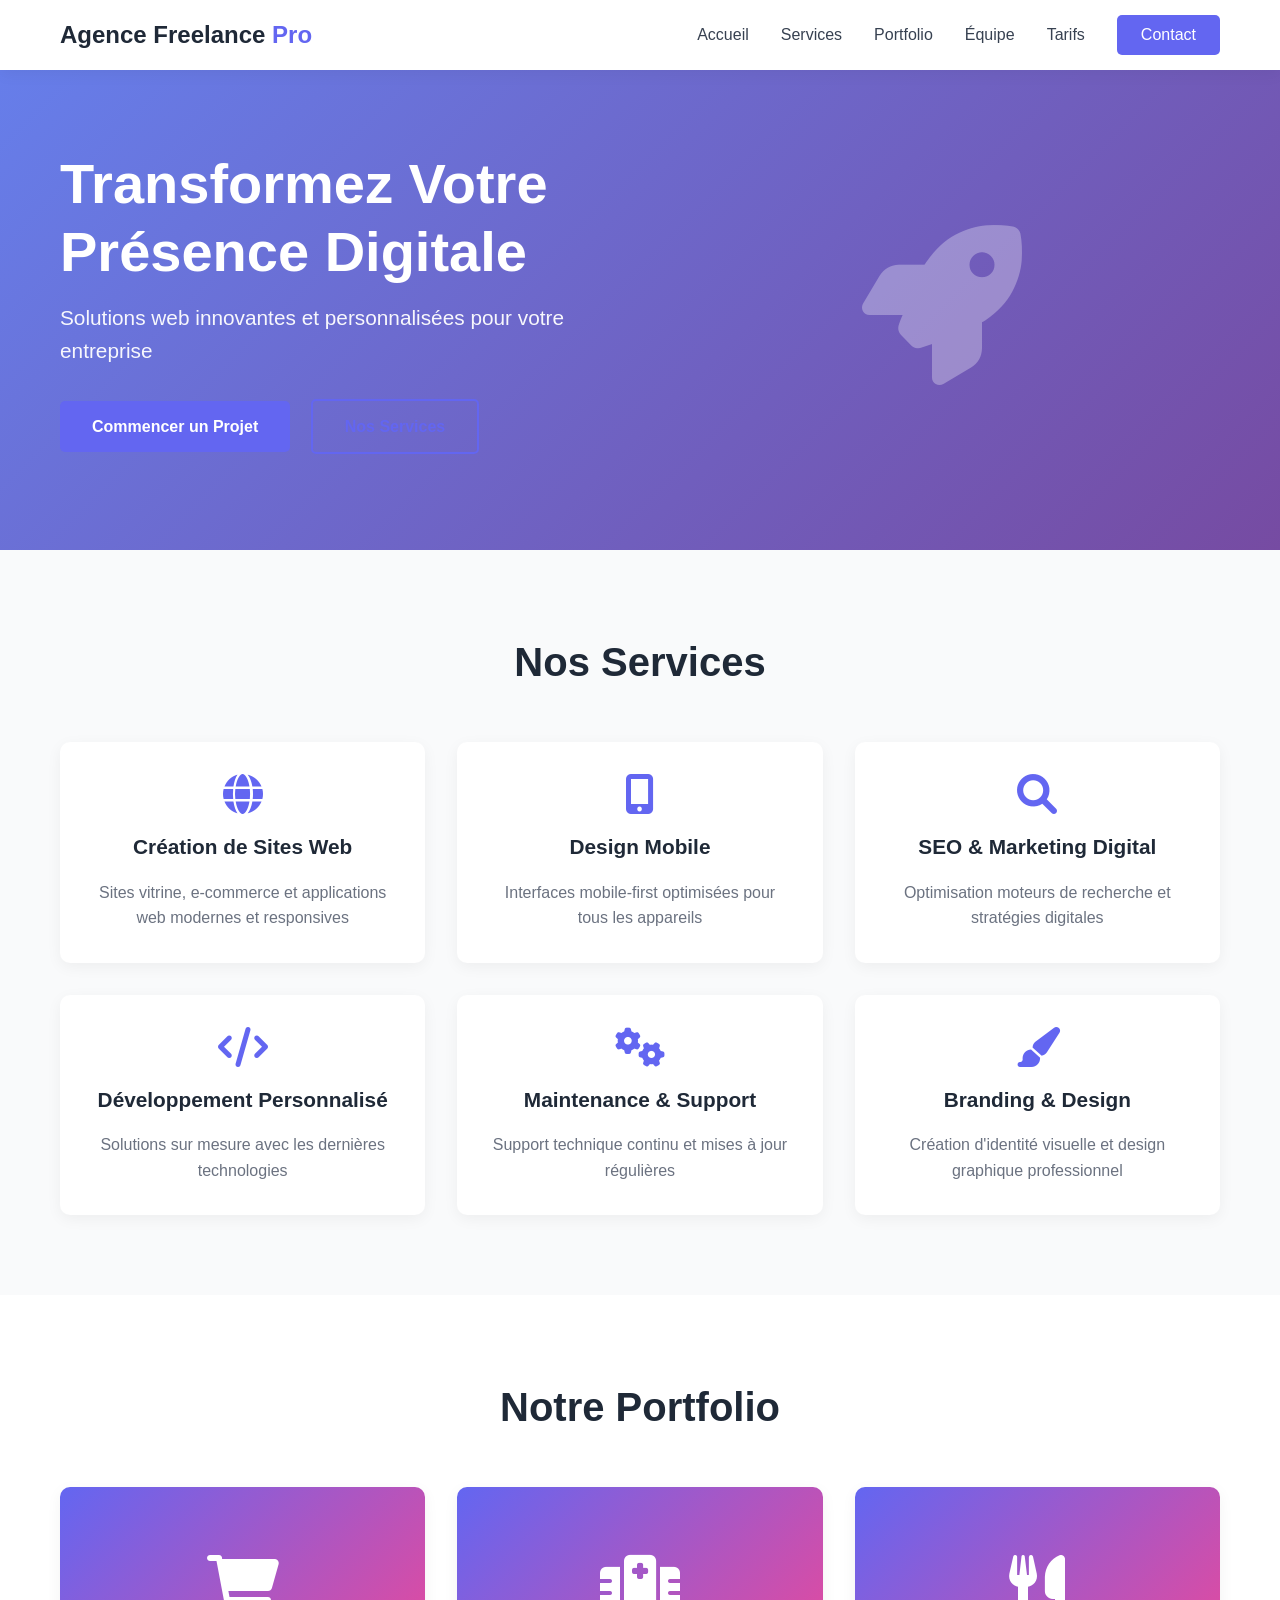
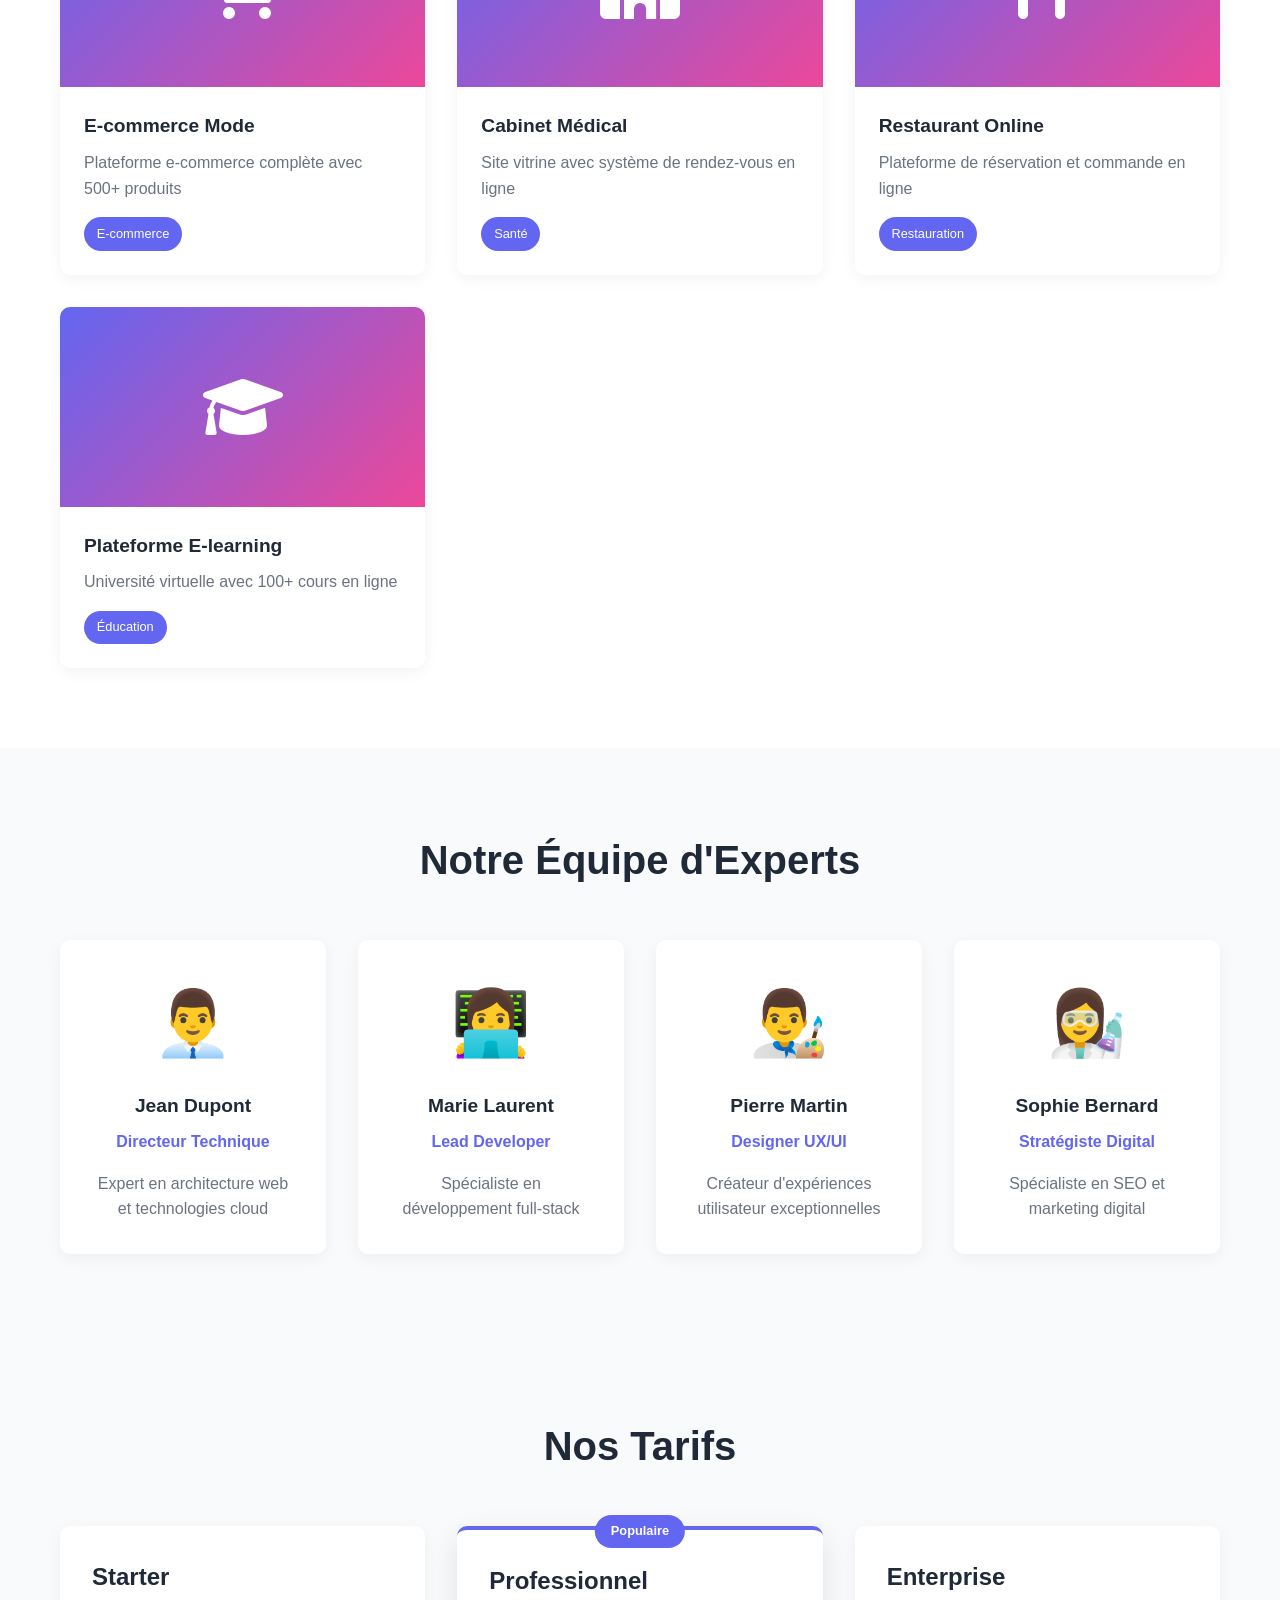
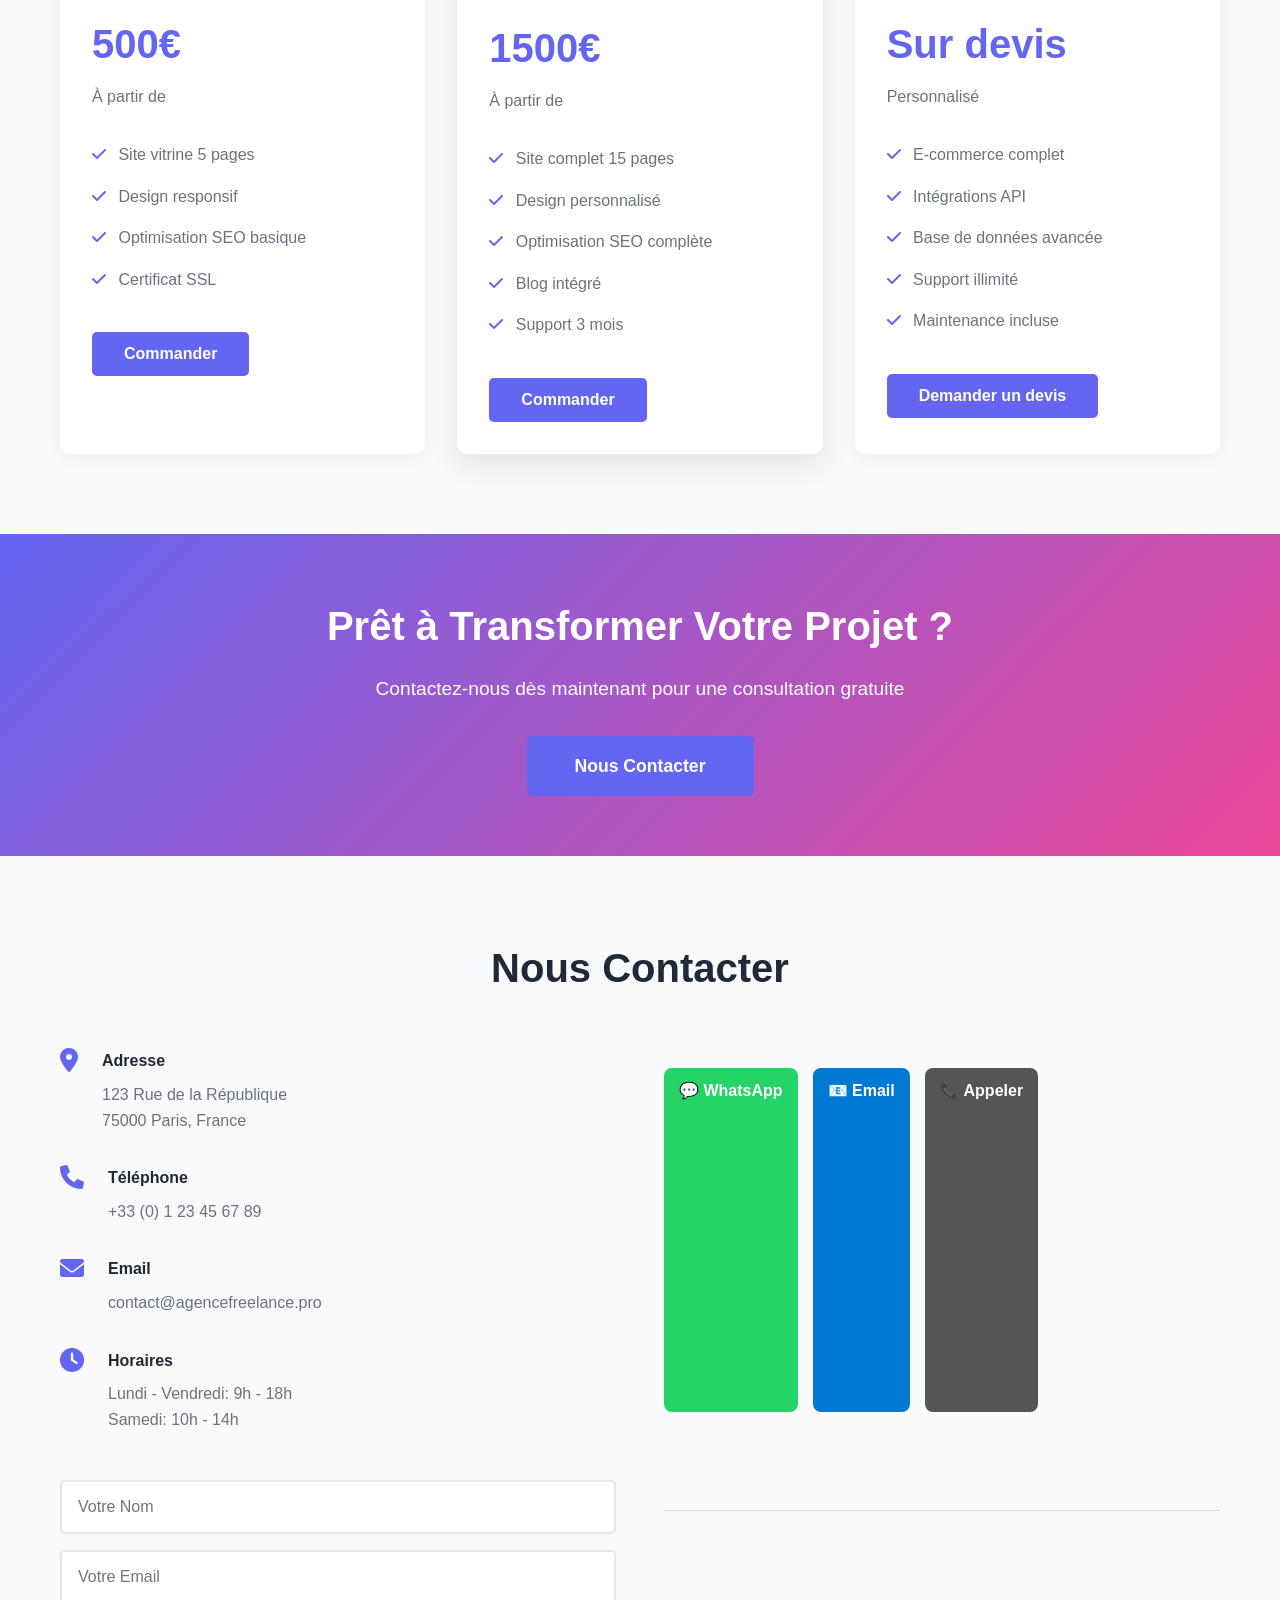
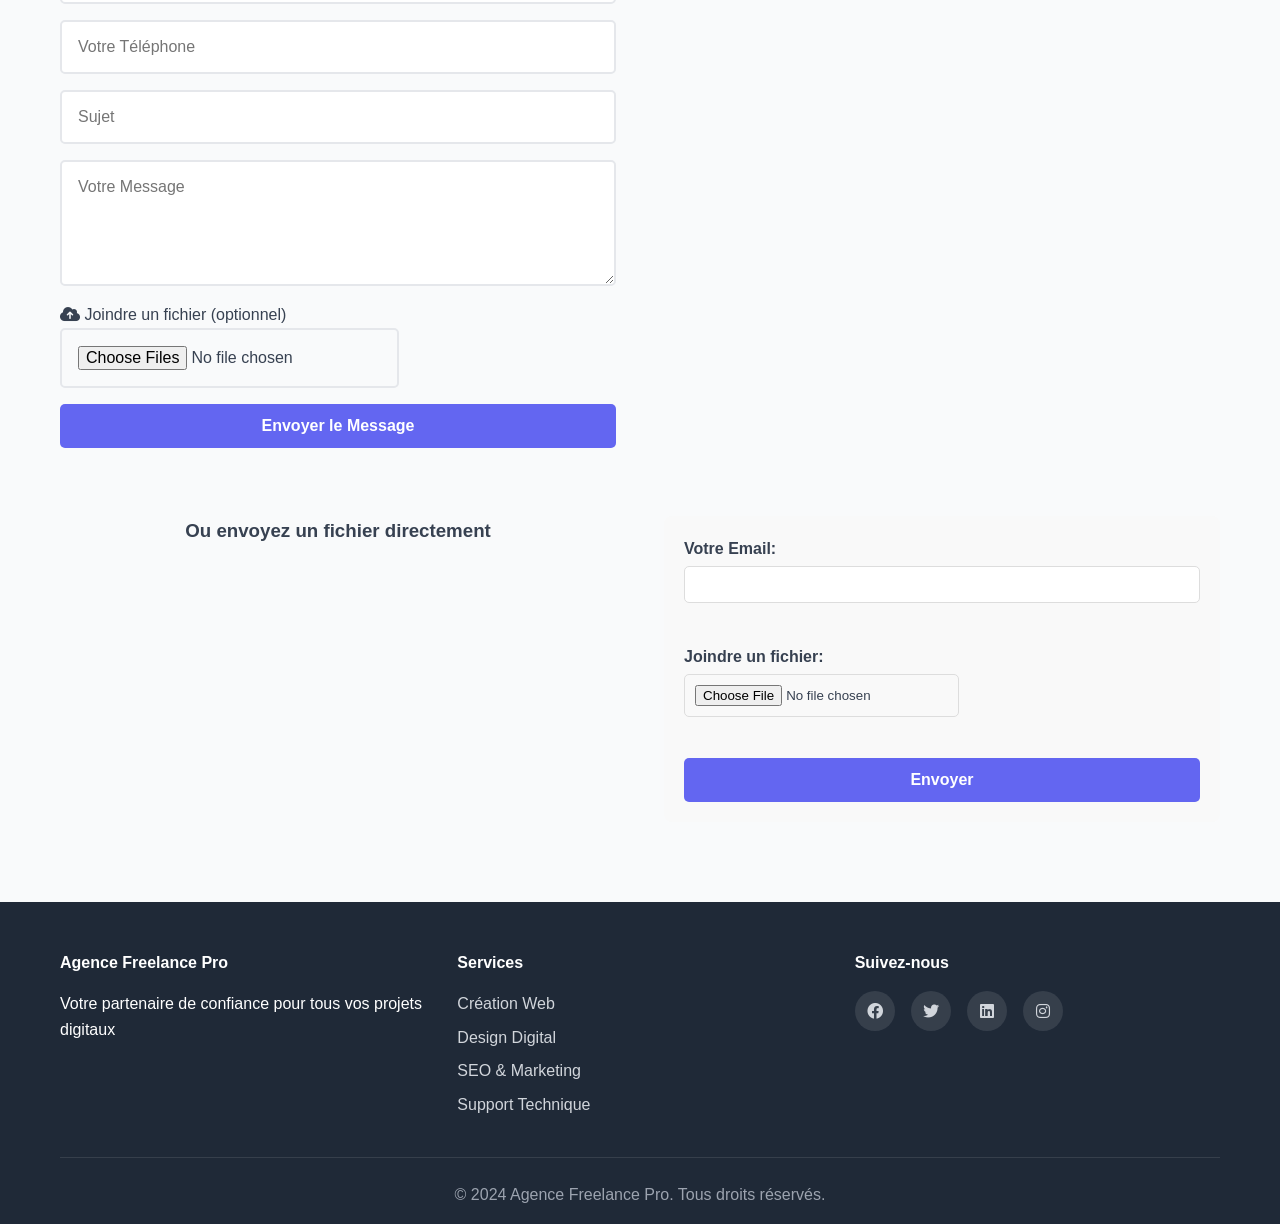
<file: index.html>
<!DOCTYPE html>
<html lang="fr">
<head>
    <!-- Google Tag Manager -->
    <script>(function(w,d,s,l,i){w[l]=w[l]||[];w[l].push({'gtm.start':
    new Date().getTime(),event:'gtm.js'});var f=d.getElementsByTagName(s)[0],
    j=d.createElement(s),dl=l!='dataLayer'?'&l='+l:'';j.async=true;j.src=
    'https://www.googletagmanager.com/gtm.js?id='+i+dl;f.parentNode.insertBefore(j,f);
    })(window,document,'script','dataLayer','GTM-WJHDV7ZR');</script>
    <!-- End Google Tag Manager -->
    
    <meta charset="UTF-8">
    <meta name="viewport" content="width=device-width, initial-scale=1.0">
    <title>Agence Freelance Pro - Solutions Web & Digital</title>
    <link rel="stylesheet" href="css/style.css">
    <link rel="stylesheet" href="https://cdnjs.cloudflare.com/ajax/libs/font-awesome/6.0.0/css/all.min.css">
    <meta name="google-site-verification" content="t9LA1ksOId7NG6273zQUilgZXIuxJzN-cWafsuIO-Uw" />
</head>
<body>
    <!-- Google Tag Manager (noscript) -->
    <noscript><iframe src="https://www.googletagmanager.com/ns.html?id=GTM-WJHDV7ZR"
    height="0" width="0" style="display:none;visibility:hidden"></iframe></noscript>
    <!-- End Google Tag Manager (noscript) -->
    
    <!-- Navigation -->
    <nav class="navbar">
        <div class="container">
            <div class="logo">Agence Freelance <span class="highlight">Pro</span></div>
            <ul class="nav-links">
                <li><a href="#accueil">Accueil</a></li>
                <li><a href="#services">Services</a></li>
                <li><a href="#portfolio">Portfolio</a></li>
                <li><a href="#equipe">Équipe</a></li>
                <li><a href="#tarifs">Tarifs</a></li>
                <li><a href="#contact" class="btn-cta">Contact</a></li>
            </ul>
        </div>
    </nav>

    <!-- Hero Section -->
    <section id="accueil" class="hero">
        <div class="container">
            <div class="hero-content">
                <h1>Transformez Votre Présence Digitale</h1>
                <p>Solutions web innovantes et personnalisées pour votre entreprise</p>
                <a href="#contact" class="btn btn-primary">Commencer un Projet</a>
                <a href="#services" class="btn btn-secondary">Nos Services</a>
            </div>
            <div class="hero-image">
                <i class="fas fa-rocket"></i>
            </div>
        </div>
    </section>

    <!-- Services Section -->
    <section id="services" class="services">
        <div class="container">
            <h2>Nos Services</h2>
            <div class="services-grid">
                <div class="service-card">
                    <i class="fas fa-globe"></i>
                    <h3>Création de Sites Web</h3>
                    <p>Sites vitrine, e-commerce et applications web modernes et responsives</p>
                </div>
                <div class="service-card">
                    <i class="fas fa-mobile-alt"></i>
                    <h3>Design Mobile</h3>
                    <p>Interfaces mobile-first optimisées pour tous les appareils</p>
                </div>
                <div class="service-card">
                    <i class="fas fa-search"></i>
                    <h3>SEO & Marketing Digital</h3>
                    <p>Optimisation moteurs de recherche et stratégies digitales</p>
                </div>
                <div class="service-card">
                    <i class="fas fa-code"></i>
                    <h3>Développement Personnalisé</h3>
                    <p>Solutions sur mesure avec les dernières technologies</p>
                </div>
                <div class="service-card">
                    <i class="fas fa-cogs"></i>
                    <h3>Maintenance & Support</h3>
                    <p>Support technique continu et mises à jour régulières</p>
                </div>
                <div class="service-card">
                    <i class="fas fa-paint-brush"></i>
                    <h3>Branding & Design</h3>
                    <p>Création d'identité visuelle et design graphique professionnel</p>
                </div>
            </div>
        </div>
    </section>

    <!-- Portfolio Section -->
    <section id="portfolio" class="portfolio">
        <div class="container">
            <h2>Notre Portfolio</h2>
            <div class="portfolio-grid">
                <div class="portfolio-item">
                    <div class="portfolio-image">
                        <i class="fas fa-shopping-cart"></i>
                    </div>
                    <h3>E-commerce Mode</h3>
                    <p>Plateforme e-commerce complète avec 500+ produits</p>
                    <span class="tag">E-commerce</span>
                </div>
                <div class="portfolio-item">
                    <div class="portfolio-image">
                        <i class="fas fa-hospital"></i>
                    </div>
                    <h3>Cabinet Médical</h3>
                    <p>Site vitrine avec système de rendez-vous en ligne</p>
                    <span class="tag">Santé</span>
                </div>
                <div class="portfolio-item">
                    <div class="portfolio-image">
                        <i class="fas fa-utensils"></i>
                    </div>
                    <h3>Restaurant Online</h3>
                    <p>Plateforme de réservation et commande en ligne</p>
                    <span class="tag">Restauration</span>
                </div>
                <div class="portfolio-item">
                    <div class="portfolio-image">
                        <i class="fas fa-graduation-cap"></i>
                    </div>
                    <h3>Plateforme E-learning</h3>
                    <p>Université virtuelle avec 100+ cours en ligne</p>
                    <span class="tag">Éducation</span>
                </div>
            </div>
        </div>
    </section>

    <!-- Équipe Section -->
    <section id="equipe" class="team">
        <div class="container">
            <h2>Notre Équipe d'Experts</h2>
            <div class="team-grid">
                <div class="team-card">
                    <div class="team-image">👨‍💼</div>
                    <h3>Jean Dupont</h3>
                    <p class="role">Directeur Technique</p>
                    <p>Expert en architecture web et technologies cloud</p>
                </div>
                <div class="team-card">
                    <div class="team-image">👩‍💻</div>
                    <h3>Marie Laurent</h3>
                    <p class="role">Lead Developer</p>
                    <p>Spécialiste en développement full-stack</p>
                </div>
                <div class="team-card">
                    <div class="team-image">👨‍🎨</div>
                    <h3>Pierre Martin</h3>
                    <p class="role">Designer UX/UI</p>
                    <p>Créateur d'expériences utilisateur exceptionnelles</p>
                </div>
                <div class="team-card">
                    <div class="team-image">👩‍🔬</div>
                    <h3>Sophie Bernard</h3>
                    <p class="role">Stratégiste Digital</p>
                    <p>Spécialiste en SEO et marketing digital</p>
                </div>
            </div>
        </div>
    </section>

    <!-- Tarifs Section -->
    <section id="tarifs" class="pricing">
        <div class="container">
            <h2>Nos Tarifs</h2>
            <div class="pricing-grid">
                <div class="pricing-card">
                    <h3>Starter</h3>
                    <p class="price">500€</p>
                    <p class="description">À partir de</p>
                    <ul class="features">
                        <li><i class="fas fa-check"></i> Site vitrine 5 pages</li>
                        <li><i class="fas fa-check"></i> Design responsif</li>
                        <li><i class="fas fa-check"></i> Optimisation SEO basique</li>
                        <li><i class="fas fa-check"></i> Certificat SSL</li>
                    </ul>
                    <button class="btn btn-primary">Commander</button>
                </div>
                <div class="pricing-card featured">
                    <span class="badge">Populaire</span>
                    <h3>Professionnel</h3>
                    <p class="price">1500€</p>
                    <p class="description">À partir de</p>
                    <ul class="features">
                        <li><i class="fas fa-check"></i> Site complet 15 pages</li>
                        <li><i class="fas fa-check"></i> Design personnalisé</li>
                        <li><i class="fas fa-check"></i> Optimisation SEO complète</li>
                        <li><i class="fas fa-check"></i> Blog intégré</li>
                        <li><i class="fas fa-check"></i> Support 3 mois</li>
                    </ul>
                    <button class="btn btn-primary">Commander</button>
                </div>
                <div class="pricing-card">
                    <h3>Enterprise</h3>
                    <p class="price">Sur devis</p>
                    <p class="description">Personnalisé</p>
                    <ul class="features">
                        <li><i class="fas fa-check"></i> E-commerce complet</li>
                        <li><i class="fas fa-check"></i> Intégrations API</li>
                        <li><i class="fas fa-check"></i> Base de données avancée</li>
                        <li><i class="fas fa-check"></i> Support illimité</li>
                        <li><i class="fas fa-check"></i> Maintenance incluse</li>
                    </ul>
                    <button class="btn btn-primary">Demander un devis</button>
                </div>
            </div>
        </div>
    </section>

    <!-- CTA Section -->
    <section class="cta">
        <div class="container">
            <h2>Prêt à Transformer Votre Projet ?</h2>
            <p>Contactez-nous dès maintenant pour une consultation gratuite</p>
            <a href="#contact" class="btn btn-primary btn-large">Nous Contacter</a>
        </div>
    </section>

    <!-- Contact Section -->
    <section id="contact" class="contact">
        <div class="container">
            <h2>Nous Contacter</h2>
            <div class="contact-content">
                <div class="contact-info">
                    <div class="info-item">
                        <i class="fas fa-map-marker-alt"></i>
                        <div>
                            <h4>Adresse</h4>
                            <p>123 Rue de la République<br>75000 Paris, France</p>
                        </div>
                    </div>
                    <div class="info-item">
                        <i class="fas fa-phone"></i>
                        <div>
                            <h4>Téléphone</h4>
                            <p>+33 (0) 1 23 45 67 89</p>
                        </div>
                    </div>
                    <div class="info-item">
                        <i class="fas fa-envelope"></i>
                        <div>
                            <h4>Email</h4>
                            <p>contact@agencefreelance.pro</p>
                        </div>
                    </div>
                    <div class="info-item">
                        <i class="fas fa-clock"></i>
                        <div>
                            <h4>Horaires</h4>
                            <p>Lundi - Vendredi: 9h - 18h<br>Samedi: 10h - 14h</p>
                        </div>
                    </div>
                </div>

                <!-- Bloc Contact Rapide -->
                <div class="contact-rapide" style="display:flex; gap:15px; flex-wrap:wrap; margin:20px 0;">
                  
                  <!-- WhatsApp -->
                  <a href="https://wa.me/21655061653" target="_blank" style="padding:10px 15px; background:#25D366; color:#fff; text-decoration:none; border-radius:8px; font-weight:600;">
                    💬 WhatsApp
                  </a>

                  <!-- Email Outlook -->
                  <a href="mailto:service.freelance25@outlook.com" style="padding:10px 15px; background:#0078D4; color:#fff; text-decoration:none; border-radius:8px; font-weight:600;">
                    📧 Email
                  </a>

                  <!-- Appel Téléphonique -->
                  <a href="tel:+21655061653" style="padding:10px 15px; background:#555; color:#fff; text-decoration:none; border-radius:8px; font-weight:600;">
                    📞 Appeler
                  </a>

                </div>

                <!-- Formulaire Principal de Contact -->
                <form class="contact-form" id="contactForm">
                    <input type="text" placeholder="Votre Nom" name="name" required>
                    <input type="email" placeholder="Votre Email" name="email" required>
                    <input type="tel" placeholder="Votre Téléphone" name="phone">
                    <input type="text" placeholder="Sujet" name="subject">
                    <textarea placeholder="Votre Message" name="message" rows="5" required></textarea>
                    
                    <!-- Champ pour uploader un fichier -->
                    <div class="file-upload-wrapper">
                        <label for="fileUpload" class="file-upload-label">
                            <i class="fas fa-cloud-upload-alt"></i>
                            Joindre un fichier (optionnel)
                        </label>
                        <input type="file" id="fileUpload" name="fileUpload" class="file-upload-input" accept=".pdf,.doc,.docx,.jpg,.jpeg,.png,.zip" multiple>
                        <div id="fileList" class="file-list"></div>
                    </div>
                    
                    <button type="submit" class="btn btn-primary">Envoyer le Message</button>
                </form>

                <!-- Formulaire Formspree avec Upload -->
                <hr style="margin: 30px 0; border: none; border-top: 1px solid #ddd;">
                <h3 style="text-align: center; margin: 20px 0;">Ou envoyez un fichier directement</h3>
                
                <form
                  action="https://formspree.io/f/mqpkvyao"
                  method="POST"
                  enctype="multipart/form-data"
                  style="background: #f9f9f9; padding: 20px; border-radius: 8px; margin-top: 20px;"
                >
                  <label style="display: block; margin-bottom: 15px;">
                    <strong>Votre Email:</strong>
                    <input type="email" name="email" required style="width: 100%; padding: 10px; margin-top: 5px; border: 1px solid #ddd; border-radius: 5px; box-sizing: border-box;">
                  </label>
                  <br>
                  <label style="display: block; margin-bottom: 15px;">
                    <strong>Joindre un fichier:</strong>
                    <input type="file" name="upload" style="display: block; margin-top: 5px; padding: 10px; border: 1px solid #ddd; border-radius: 5px;">
                  </label>
                  <br>
                  <button type="submit" class="btn btn-primary" style="width: 100%;">Envoyer</button>
                </form>

            </div>
        </div>
    </section>

    <!-- Footer -->
    <footer class="footer">
        <div class="container">
            <div class="footer-content">
                <div class="footer-section">
                    <h4>Agence Freelance Pro</h4>
                    <p>Votre partenaire de confiance pour tous vos projets digitaux</p>
                </div>
                <div class="footer-section">
                    <h4>Services</h4>
                    <ul>
                        <li><a href="#services">Création Web</a></li>
                        <li><a href="#services">Design Digital</a></li>
                        <li><a href="#services">SEO & Marketing</a></li>
                        <li><a href="#services">Support Technique</a></li>
                    </ul>
                </div>
                <div class="footer-section">
                    <h4>Suivez-nous</h4>
                    <div class="social-links">
                        <a href="#"><i class="fab fa-facebook"></i></a>
                        <a href="#"><i class="fab fa-twitter"></i></a>
                        <a href="#"><i class="fab fa-linkedin"></i></a>
                        <a href="#"><i class="fab fa-instagram"></i></a>
                    </div>
                </div>
            </div>
            <div class="footer-bottom">
                <p>&copy; 2024 Agence Freelance Pro. Tous droits réservés.</p>
            </div>
        </div>
    </footer>

    <script src="js/script.js"></script>
</body>
</html>
</file>
<file: css/style.css>
:root {
    --primary-color: #6366f1;
    --secondary-color: #ec4899;
    --dark-color: #1f2937;
    --light-color: #f9fafb;
    --text-color: #374151;
    --border-color: #e5e7eb;
    --shadow: 0 10px 30px rgba(0, 0, 0, 0.1);
    --shadow-sm: 0 4px 15px rgba(0, 0, 0, 0.05);
}

* {
    margin: 0;
    padding: 0;
    box-sizing: border-box;
}

body {
    font-family: 'Segoe UI', Tahoma, Geneva, Verdana, sans-serif;
    line-height: 1.6;
    color: var(--text-color);
    background-color: #fff;
}

.container {
    max-width: 1200px;
    margin: 0 auto;
    padding: 0 20px;
}

/* Navigation */
.navbar {
    position: sticky;
    top: 0;
    background: white;
    box-shadow: var(--shadow-sm);
    z-index: 1000;
    padding: 1rem 0;
}

.navbar .container {
    display: flex;
    justify-content: space-between;
    align-items: center;
}

.logo {
    font-size: 1.5rem;
    font-weight: 700;
    color: var(--dark-color);
}

.logo .highlight {
    color: var(--primary-color);
}

.nav-links {
    display: flex;
    list-style: none;
    gap: 2rem;
    align-items: center;
}

.nav-links a {
    text-decoration: none;
    color: var(--text-color);
    font-weight: 500;
    transition: color 0.3s ease;
}

.nav-links a:hover {
    color: var(--primary-color);
}

.btn-cta {
    background: var(--primary-color);
    color: white !important;
    padding: 0.7rem 1.5rem;
    border-radius: 5px;
    transition: all 0.3s ease;
}

.btn-cta:hover {
    background: var(--secondary-color);
    transform: translateY(-2px);
}

/* Buttons */
.btn {
    display: inline-block;
    padding: 0.8rem 2rem;
    border-radius: 5px;
    text-decoration: none;
    font-weight: 600;
    transition: all 0.3s ease;
    border: none;
    cursor: pointer;
    font-size: 1rem;
}

.btn-primary {
    background: var(--primary-color);
    color: white;
}

.btn-primary:hover {
    background: var(--secondary-color);
    transform: translateY(-2px);
    box-shadow: var(--shadow-sm);
}

.btn-secondary {
    background: transparent;
    color: var(--primary-color);
    border: 2px solid var(--primary-color);
}

.btn-secondary:hover {
    background: var(--primary-color);
    color: white;
}

.btn-large {
    padding: 1rem 3rem;
    font-size: 1.1rem;
}

/* Hero Section */
.hero {
    padding: 80px 0;
    background: linear-gradient(135deg, #667eea 0%, #764ba2 100%);
    color: white;
}

.hero .container {
    display: grid;
    grid-template-columns: 1fr 1fr;
    align-items: center;
    gap: 3rem;
}

.hero-content h1 {
    font-size: 3.5rem;
    margin-bottom: 1rem;
    line-height: 1.2;
}

.hero-content p {
    font-size: 1.3rem;
    margin-bottom: 2rem;
    opacity: 0.95;
}

.hero-content .btn {
    margin-right: 1rem;
    margin-bottom: 1rem;
}

.hero-image {
    text-align: center;
    font-size: 10rem;
    opacity: 0.3;
}

/* Sections */
section {
    padding: 80px 0;
}

section h2 {
    font-size: 2.5rem;
    margin-bottom: 3rem;
    text-align: center;
    color: var(--dark-color);
}

/* Services Section */
.services {
    background-color: var(--light-color);
}

.services-grid {
    display: grid;
    grid-template-columns: repeat(auto-fit, minmax(300px, 1fr));
    gap: 2rem;
}

.service-card {
    background: white;
    padding: 2rem;
    border-radius: 10px;
    text-align: center;
    box-shadow: var(--shadow-sm);
    transition: all 0.3s ease;
}

.service-card:hover {
    transform: translateY(-10px);
    box-shadow: var(--shadow);
}

.service-card i {
    font-size: 2.5rem;
    color: var(--primary-color);
    margin-bottom: 1rem;
}

.service-card h3 {
    font-size: 1.3rem;
    margin-bottom: 1rem;
    color: var(--dark-color);
}

.service-card p {
    color: #6b7280;
}

/* Portfolio Section */
.portfolio-grid {
    display: grid;
    grid-template-columns: repeat(auto-fit, minmax(280px, 1fr));
    gap: 2rem;
}

.portfolio-item {
    background: white;
    border-radius: 10px;
    overflow: hidden;
    box-shadow: var(--shadow-sm);
    transition: all 0.3s ease;
}

.portfolio-item:hover {
    transform: translateY(-5px);
    box-shadow: var(--shadow);
}

.portfolio-image {
    background: linear-gradient(135deg, var(--primary-color), var(--secondary-color));
    height: 200px;
    display: flex;
    align-items: center;
    justify-content: center;
    font-size: 4rem;
    color: white;
}

.portfolio-item h3 {
    padding: 1.5rem 1.5rem 0.5rem;
    color: var(--dark-color);
    font-size: 1.2rem;
}

.portfolio-item p {
    padding: 0 1.5rem 1rem;
    color: #6b7280;
}

.tag {
    display: inline-block;
    padding: 0.4rem 0.8rem;
    background: var(--primary-color);
    color: white;
    border-radius: 20px;
    font-size: 0.8rem;
    margin: 0 1.5rem 1.5rem 1.5rem;
}

/* Team Section */
.team {
    background-color: var(--light-color);
}

.team-grid {
    display: grid;
    grid-template-columns: repeat(auto-fit, minmax(250px, 1fr));
    gap: 2rem;
}

.team-card {
    background: white;
    padding: 2rem;
    border-radius: 10px;
    text-align: center;
    box-shadow: var(--shadow-sm);
    transition: all 0.3s ease;
}

.team-card:hover {
    transform: translateY(-5px);
    box-shadow: var(--shadow);
}

.team-image {
    font-size: 4rem;
    margin-bottom: 1rem;
}

.team-card h3 {
    font-size: 1.2rem;
    margin-bottom: 0.5rem;
    color: var(--dark-color);
}

.team-card .role {
    color: var(--primary-color);
    font-weight: 600;
    margin-bottom: 1rem;
}

.team-card p {
    color: #6b7280;
}

/* Pricing Section */
.pricing {
    background-color: var(--light-color);
}

.pricing-grid {
    display: grid;
    grid-template-columns: repeat(auto-fit, minmax(300px, 1fr));
    gap: 2rem;
}

.pricing-card {
    background: white;
    padding: 2rem;
    border-radius: 10px;
    box-shadow: var(--shadow-sm);
    transition: all 0.3s ease;
    position: relative;
}

.pricing-card.featured {
    transform: scale(1.05);
    box-shadow: var(--shadow);
    border-top: 4px solid var(--primary-color);
}

.pricing-card:hover {
    transform: translateY(-5px);
    box-shadow: var(--shadow);
}

.pricing-card.featured:hover {
    transform: scale(1.05) translateY(-5px);
}

.badge {
    position: absolute;
    top: -15px;
    left: 50%;
    transform: translateX(-50%);
    background: var(--primary-color);
    color: white;
    padding: 0.4rem 1rem;
    border-radius: 20px;
    font-size: 0.8rem;
    font-weight: 600;
}

.pricing-card h3 {
    font-size: 1.5rem;
    margin-bottom: 1rem;
    color: var(--dark-color);
}

.price {
    font-size: 2.5rem;
    font-weight: 700;
    color: var(--primary-color);
    margin-bottom: 0.5rem;
}

.description {
    color: #6b7280;
    margin-bottom: 1.5rem;
}

.features {
    list-style: none;
    margin-bottom: 2rem;
}

.features li {
    padding: 0.5rem 0;
    color: #6b7280;
}

.features i {
    color: var(--primary-color);
    margin-right: 0.5rem;
}

/* CTA Section */
.cta {
    background: linear-gradient(135deg, var(--primary-color), var(--secondary-color));
    color: white;
    text-align: center;
    padding: 60px 0;
}

.cta h2 {
    color: white;
    margin-bottom: 1rem;
}

.cta p {
    font-size: 1.2rem;
    margin-bottom: 2rem;
}

/* Contact Section */
.contact {
    background-color: var(--light-color);
}

.contact-content {
    display: grid;
    grid-template-columns: 1fr 1fr;
    gap: 3rem;
}

.contact-info {
    display: flex;
    flex-direction: column;
    gap: 2rem;
}

.info-item {
    display: flex;
    gap: 1.5rem;
}

.info-item i {
    font-size: 1.5rem;
    color: var(--primary-color);
    flex-shrink: 0;
}

.info-item h4 {
    color: var(--dark-color);
    margin-bottom: 0.5rem;
}

.info-item p {
    color: #6b7280;
}

.contact-form {
    display: flex;
    flex-direction: column;
    gap: 1rem;
}

.contact-form input,
.contact-form textarea {
    padding: 1rem;
    border: 2px solid var(--border-color);
    border-radius: 5px;
    font-family: inherit;
    font-size: 1rem;
    transition: border-color 0.3s ease;
}

.contact-form input:focus,
.contact-form textarea:focus {
    outline: none;
    border-color: var(--primary-color);
}

/* Footer */
.footer {
    background: var(--dark-color);
    color: white;
    padding: 3rem 0 1rem;
}

.footer-content {
    display: grid;
    grid-template-columns: repeat(auto-fit, minmax(250px, 1fr));
    gap: 2rem;
    margin-bottom: 2rem;
}

.footer-section h4 {
    margin-bottom: 1rem;
}

.footer-section ul {
    list-style: none;
}

.footer-section ul li {
    margin-bottom: 0.5rem;
}

.footer-section a {
    color: #d1d5db;
    text-decoration: none;
    transition: color 0.3s ease;
}

.footer-section a:hover {
    color: white;
}

.social-links {
    display: flex;
    gap: 1rem;
}

.social-links a {
    display: inline-flex;
    align-items: center;
    justify-content: center;
    width: 40px;
    height: 40px;
    background: rgba(255, 255, 255, 0.1);
    border-radius: 50%;
    transition: all 0.3s ease;
}

.social-links a:hover {
    background: var(--primary-color);
}

.footer-bottom {
    border-top: 1px solid rgba(255, 255, 255, 0.1);
    padding-top: 1.5rem;
    text-align: center;
    color: #9ca3af;
}

/* Responsive Design */
@media (max-width: 768px) {
    .nav-links {
        gap: 1rem;
        font-size: 0.9rem;
    }

    .hero .container {
        grid-template-columns: 1fr;
    }

    .hero-content h1 {
        font-size: 2rem;
    }

    .hero-content p {
        font-size: 1rem;
    }

    section h2 {
        font-size: 2rem;
    }

    .services-grid,
    .portfolio-grid,
    .team-grid,
    .pricing-grid {
        grid-template-columns: 1fr;
    }

    .pricing-card.featured {
        transform: scale(1);
    }

    .pricing-card.featured:hover {
        transform: translateY(-5px);
    }

    .contact-content {
        grid-template-columns: 1fr;
    }
}
</file>
